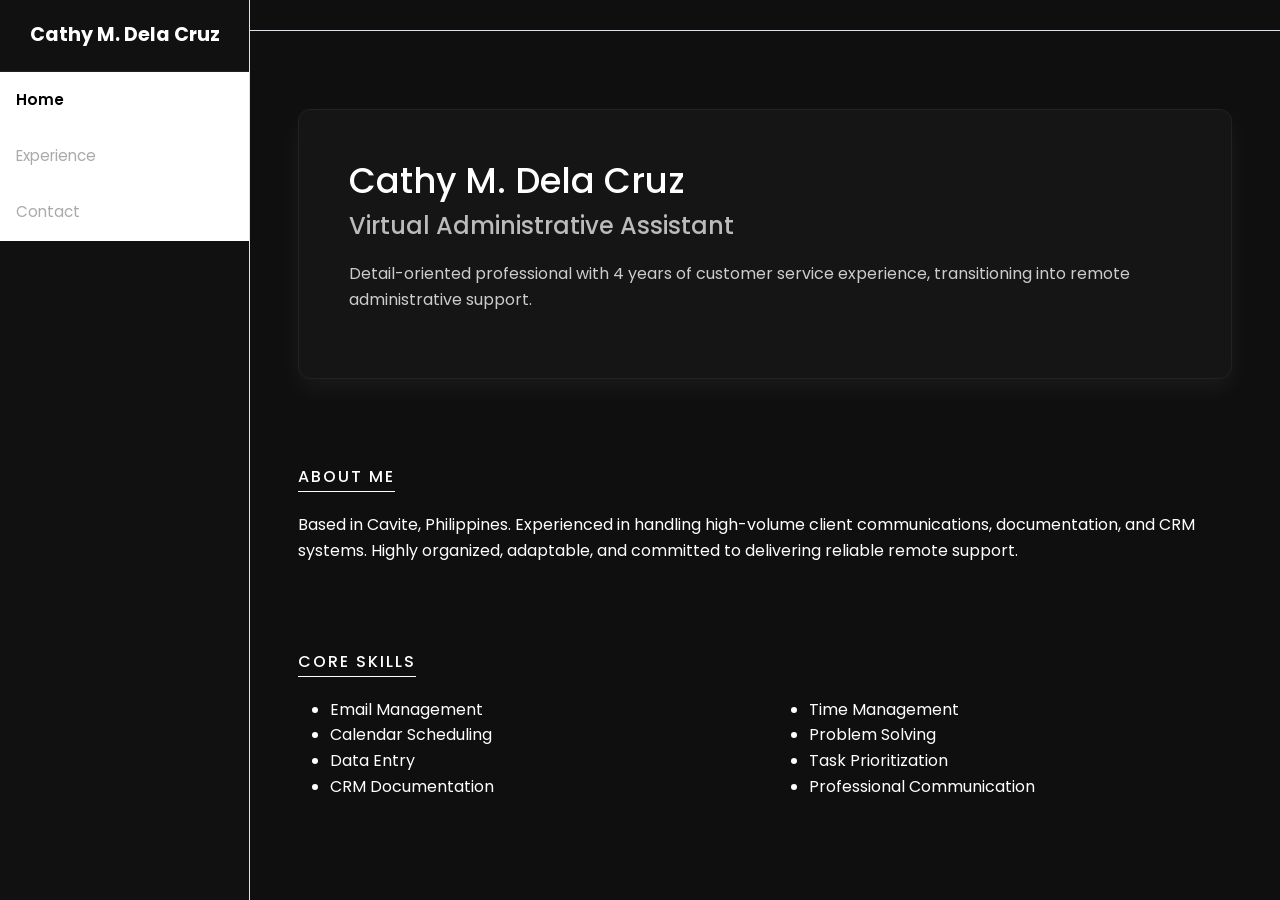
<file: index.html>
<!DOCTYPE html>
<html lang="en">
<head>
    <link href="https://fonts.googleapis.com/css2?family=Poppins:wght@300;400;600&display=swap" rel="stylesheet">
<meta charset="utf-8" />
<meta name="viewport" content="width=device-width, initial-scale=1" />
<title>Cathy M. Dela Cruz | Virtual Administrative Assistant</title>

<link href="https://cdn.jsdelivr.net/npm/bootstrap@5.2.3/dist/css/bootstrap.min.css" rel="stylesheet">
<link href="https://cdn.jsdelivr.net/npm/bootstrap-icons@1.10.5/font/bootstrap-icons.css" rel="stylesheet">
<link href="css/styles.css" rel="stylesheet">
</head>

<body>
    <input type="checkbox" id="menu-toggle" hidden>
<div class="d-flex" id="wrapper">

<!-- Sidebar -->
<div class="border-end" id="sidebar-wrapper">
<div class="sidebar-heading text-center fw-bold">
Cathy M. Dela Cruz
</div>
<div class="list-group list-group-flush">
<a class="list-group-item list-group-item-action p-3 active" href="index.html">Home</a>
<a class="list-group-item list-group-item-action p-3" href="experience.html">Experience</a>
<a class="list-group-item list-group-item-action p-3" href="contact.html">Contact</a>
</div>
</div>

<!-- Page Content -->
<div id="page-content-wrapper">
<nav class="navbar border-bottom">
<div class="container-fluid">
</div>
</nav>

<div class="container-fluid p-5">

<div class="hero-card">
<h1>Cathy M. Dela Cruz</h1>
<h4>Virtual Administrative Assistant</h4>
<p>
Detail-oriented professional with 4 years of customer service experience,
transitioning into remote administrative support.
</p>
</div>

<section class="mt-5">
<h3 class="section-title">About Me</h3>
<p>
Based in Cavite, Philippines. Experienced in handling high-volume client
communications, documentation, and CRM systems. Highly organized,
adaptable, and committed to delivering reliable remote support.
</p>
</section>

<section class="mt-5">
<h3 class="section-title">Core Skills</h3>
<div class="row">
<div class="col-md-6">
<ul>
<li>Email Management</li>
<li>Calendar Scheduling</li>
<li>Data Entry</li>
<li>CRM Documentation</li>
</ul>
</div>
<div class="col-md-6">
<ul>
<li>Time Management</li>
<li>Problem Solving</li>
<li>Task Prioritization</li>
<li>Professional Communication</li>
</ul>
</div>
</div>
</section>

</div>
</div>
</div>
</body>
</html>
</file>
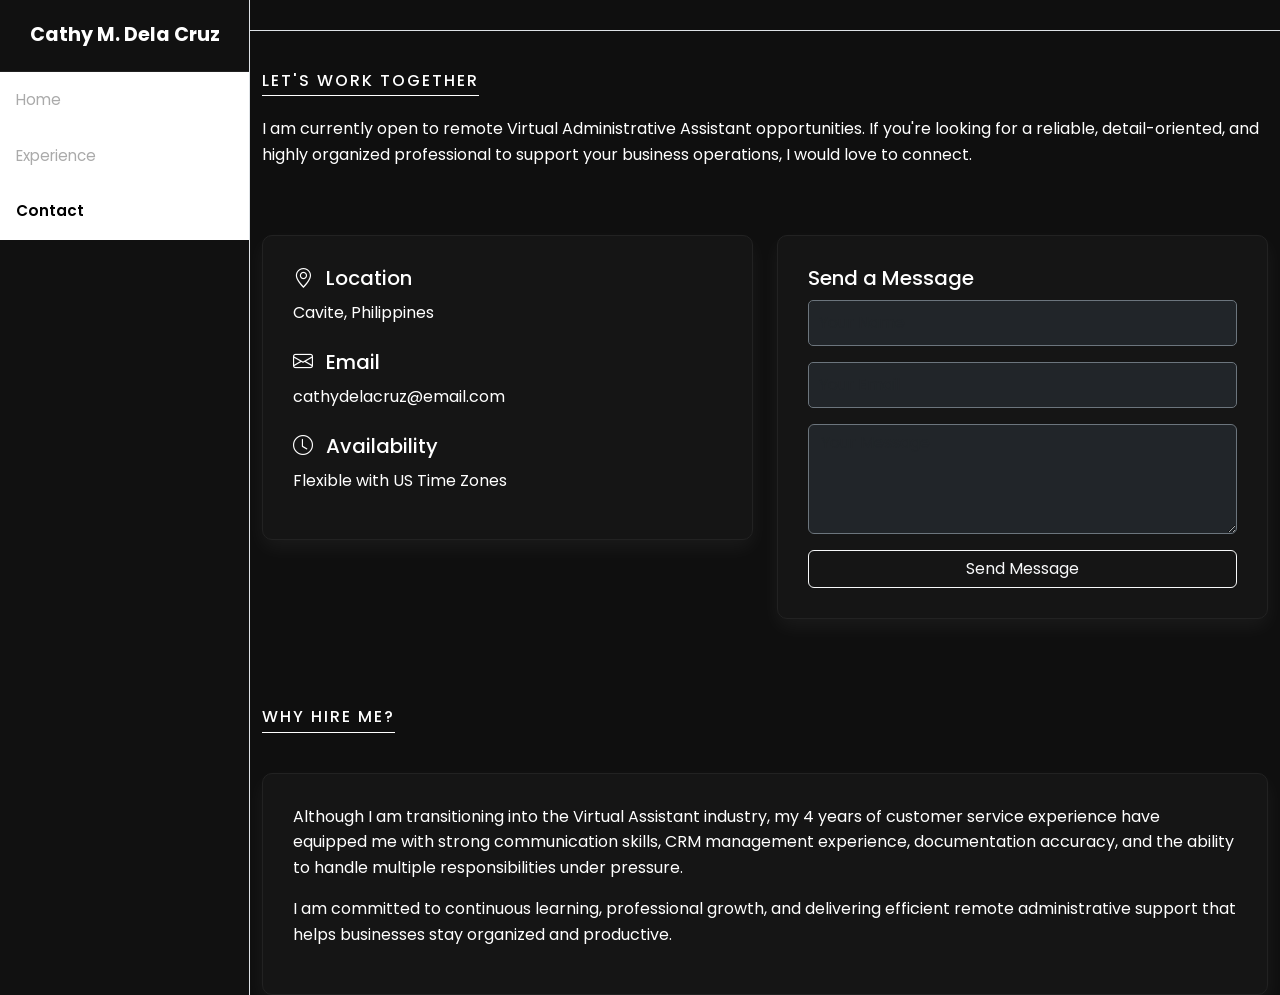
<file: contact.html>
<!DOCTYPE html>
<html lang="en">
<head>
<meta charset="utf-8" />
<meta name="viewport" content="width=device-width, initial-scale=1" />
<title>Contact | Cathy M. Dela Cruz</title>

<link href="https://cdn.jsdelivr.net/npm/bootstrap@5.2.3/dist/css/bootstrap.min.css" rel="stylesheet">
<link href="https://cdn.jsdelivr.net/npm/bootstrap-icons@1.10.5/font/bootstrap-icons.css" rel="stylesheet">
<link href="https://fonts.googleapis.com/css2?family=Poppins:wght@300;400;600&display=swap" rel="stylesheet">
<link href="css/styles.css" rel="stylesheet">
</head>

<body>
    <input type="checkbox" id="menu-toggle" hidden>
<div class="d-flex" id="wrapper">

<!-- Sidebar -->
<div class="border-end" id="sidebar-wrapper">
<div class="sidebar-heading text-center fw-bold">
Cathy M. Dela Cruz
</div>
<div class="list-group list-group-flush">
<a class="list-group-item list-group-item-action p-3" href="index.html">Home</a>
<a class="list-group-item list-group-item-action p-3" href="experience.html">Experience</a>
<a class="list-group-item list-group-item-action p-3 active" href="contact.html">Contact</a>
</div>
</div>

<!-- Page Content -->
<div id="page-content-wrapper">
<nav class="navbar border-bottom">
<div class="container-fluid">
</div>
</nav>

<div class="container-fluid">

<!-- PAGE HEADER -->
<section>
<h2 class="section-title">Let's Work Together</h2>
<p>
I am currently open to remote Virtual Administrative Assistant opportunities.
If you're looking for a reliable, detail-oriented, and highly organized
professional to support your business operations, I would love to connect.
</p>
</section>

<!-- CONTACT CARDS -->
<div class="row mt-5">

<div class="col-md-6">
<div class="card-dark">
<h5><i class="bi bi-geo-alt"></i> Location</h5>
<p>Cavite, Philippines</p>

<h5 class="mt-4"><i class="bi bi-envelope"></i> Email</h5>
<p>cathydelacruz@email.com</p>

<h5 class="mt-4"><i class="bi bi-clock"></i> Availability</h5>
<p>Flexible with US Time Zones</p>
</div>
</div>

<div class="col-md-6">
<div class="card-dark">
<h5>Send a Message</h5>

<form>
<div class="mb-3">
<input type="text" class="form-control bg-dark text-white border-secondary" placeholder="Your Name">
</div>

<div class="mb-3">
<input type="email" class="form-control bg-dark text-white border-secondary" placeholder="Your Email">
</div>

<div class="mb-3">
<textarea class="form-control bg-dark text-white border-secondary" rows="4" placeholder="Your Message"></textarea>
</div>

<button type="submit" class="btn btn-outline-light w-100">
Send Message
</button>
</form>

</div>
</div>

</div>

<!-- WHY HIRE ME SECTION -->
<section class="mt-5">
<h3 class="section-title">Why Hire Me?</h3>
<div class="card-dark">
<p>
Although I am transitioning into the Virtual Assistant industry,
my 4 years of customer service experience have equipped me with
strong communication skills, CRM management experience, documentation
accuracy, and the ability to handle multiple responsibilities under pressure.
</p>

<p>
I am committed to continuous learning, professional growth, and delivering
efficient remote administrative support that helps businesses stay organized
and productive.
</p>
</div>
</section>

</div>
</div>
</div>

</body>
</html>
</file>
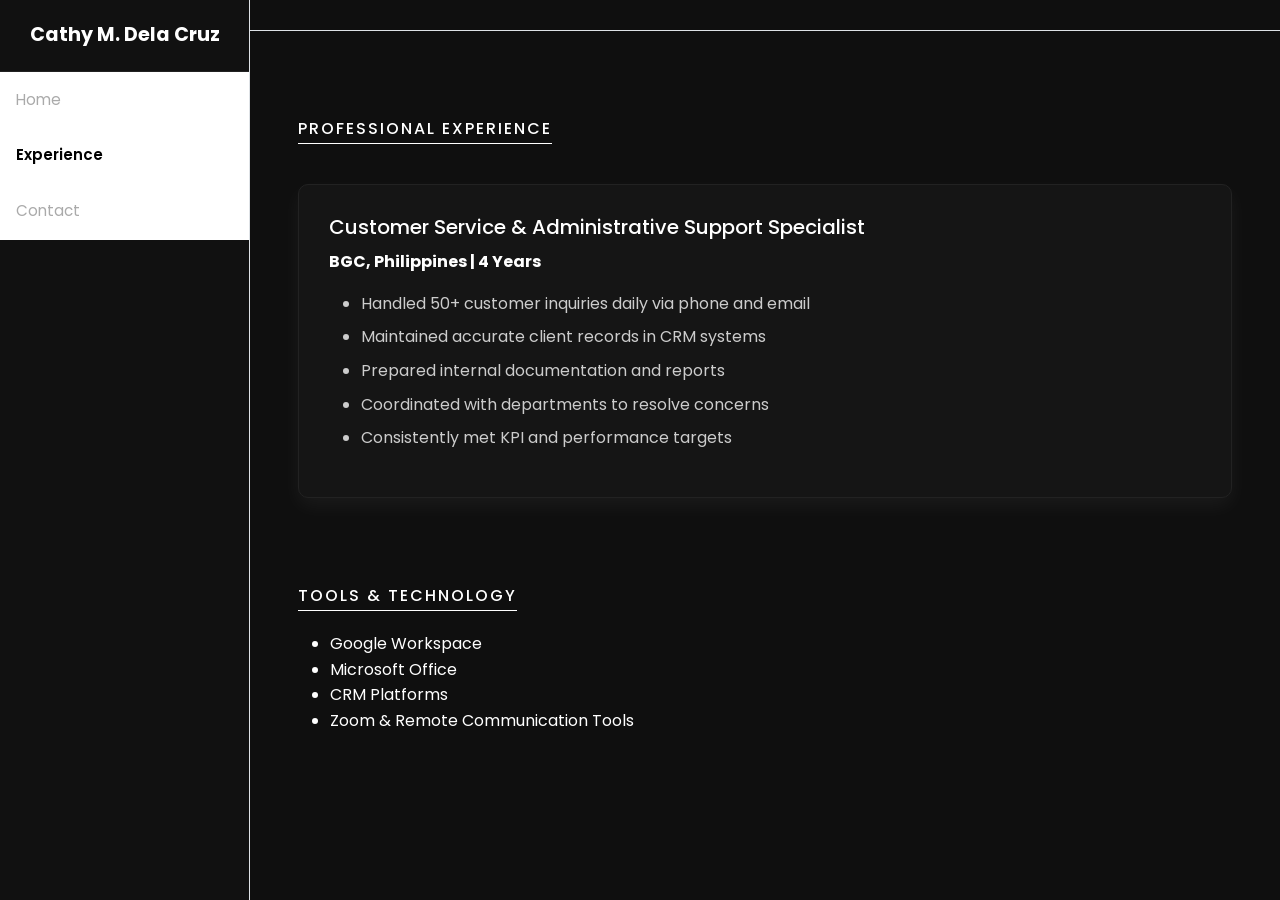
<file: experience.html>
<!DOCTYPE html>
<html lang="en">
<head>
    <link href="https://fonts.googleapis.com/css2?family=Poppins:wght@300;400;600&display=swap" rel="stylesheet">
<meta charset="utf-8" />
<meta name="viewport" content="width=device-width, initial-scale=1" />
<title>Experience | Cathy M. Dela Cruz</title>

<link href="https://cdn.jsdelivr.net/npm/bootstrap@5.2.3/dist/css/bootstrap.min.css" rel="stylesheet">
<link href="css/styles.css" rel="stylesheet">
</head>

<body>
    <input type="checkbox" id="menu-toggle" hidden>
<div class="d-flex" id="wrapper">

<div class="border-end" id="sidebar-wrapper">
<div class="sidebar-heading text-center fw-bold">
Cathy M. Dela Cruz
</div>
<div class="list-group list-group-flush">
<a class="list-group-item list-group-item-action p-3" href="index.html">Home</a>
<a class="list-group-item list-group-item-action p-3 active" href="experience.html">Experience</a>
<a class="list-group-item list-group-item-action p-3" href="contact.html">Contact</a>
</div>
</div>

<div id="page-content-wrapper">
<nav class="navbar border-bottom">
<div class="container-fluid">
</div>
</nav>

<div class="container-fluid p-5">

<h3 class="section-title">Professional Experience</h3>

<div class="card-dark">
<h5>Customer Service & Administrative Support Specialist</h5>
<p><strong>BGC, Philippines | 4 Years</strong></p>
<ul>
<li>Handled 50+ customer inquiries daily via phone and email</li>
<li>Maintained accurate client records in CRM systems</li>
<li>Prepared internal documentation and reports</li>
<li>Coordinated with departments to resolve concerns</li>
<li>Consistently met KPI and performance targets</li>
</ul>
</div>

<section class="mt-5">
<h3 class="section-title">Tools & Technology</h3>
<ul>
<li>Google Workspace</li>
<li>Microsoft Office</li>
<li>CRM Platforms</li>
<li>Zoom & Remote Communication Tools</li>
</ul>
</section>

</div>
</div>
</div>


</body>
</html>
</file>
<file: css/styles.css>
/* ======================================
   GLOBAL
====================================== */
body {
    margin: 0;
    font-family: 'Poppins', sans-serif;
    background-color: #0f0f0f;
    color: #ffffff;
    line-height: 1.6;
}

a {
    text-decoration: none;
    color: inherit;
}

/* ======================================
   WRAPPER & LAYOUT
====================================== */
#wrapper {
    display: flex;
    min-height: 100vh;
    transition: all 0.3s ease;
}

#sidebar-wrapper {
    width: 250px;
    background-color: #111;
    border-right: 1px solid #222;
    transition: margin-left 0.3s ease;
}

body #menu-toggle:checked ~ #wrapper #sidebar-wrapper {
    margin-left: -250px;
}

/* ======================================
   SIDEBAR
====================================== */
.sidebar-heading {
    padding: 20px;
    text-align: center;
    font-weight: 600;
    border-bottom: 1px solid #222;
    font-size: 1.2rem;
}

.list-group-item {
    display: block;
    padding: 15px 20px;
    color: #aaaaaa;
    border: none;
    transition: 0.3s;
    font-size: 0.95rem;
}

.list-group-item:hover,
.list-group-item.active {
    background-color: #ffffff;
    color: #000000;
    font-weight: 600;
}

/* ======================================
   PAGE CONTENT
====================================== */
#page-content-wrapper {
    flex: 1;
}

.navbar {
    display: flex;
    align-items: center;
    padding: 15px 20px;
    background-color: #0f0f0f;
    border-bottom: 1px solid #222;
}

/* CSS-only menu button */
.menu-btn {
    cursor: pointer;
    padding: 8px 16px;
    border: 1px solid #fff;
    color: #fff;
    transition: 0.3s;
    border-radius: 5px;
}

.menu-btn:hover {
    background-color: #fff;
    color: #000;
}

/* ======================================
   HERO CARD (Home Page)
====================================== */
.hero-card {
    background-color: #151515;
    padding: 50px;
    border-radius: 12px;
    border: 1px solid #222;
    box-shadow: 0 10px 25px rgba(255, 255, 255, 0.05);
    margin-top: 30px;
}

.hero-card h1 {
    font-size: 2.2rem;
    margin-bottom: 10px;
}

.hero-card h4 {
    color: #bbbbbb;
    margin-bottom: 20px;
}

.hero-card p {
    color: #cccccc;
}

/* ======================================
   SECTION TITLES
====================================== */
.section-title {
    margin-top: 40px;
    margin-bottom: 20px;
    text-transform: uppercase;
    font-size: 1rem;
    letter-spacing: 2px;
    border-bottom: 1px solid #fff;
    display: inline-block;
    padding-bottom: 5px;
}

/* ======================================
   CARDS (Experience / Contact)
====================================== */
.card-dark {
    background-color: #151515;
    padding: 30px;
    border-radius: 10px;
    border: 1px solid #222;
    margin-top: 20px;
    box-shadow: 0 8px 20px rgba(255, 255, 255, 0.05);
}

.card-dark h5 {
    margin-bottom: 10px;
}

.card-dark ul li {
    margin-bottom: 8px;
    color: #cccccc;
}

/* ======================================
   FORMS (Contact Page)
====================================== */
input[type="text"],
input[type="email"],
textarea {
    background-color: #151515;
    color: #ffffff;
    border: 1px solid #444;
    border-radius: 5px;
    padding: 10px;
    width: 100%;
}

input:focus,
textarea:focus {
    outline: none;
    border-color: #fff;
}

button {
    background-color: transparent;
    border: 1px solid #fff;
    color: #fff;
    padding: 10px 20px;
    width: 100%;
    cursor: pointer;
    font-weight: 600;
    border-radius: 5px;
    transition: 0.3s;
}

button:hover {
    background-color: #fff;
    color: #000;
}

/* ======================================
   ICONS
====================================== */
.bi {
    margin-right: 8px;
    color: #ffffff;
}

/* ======================================
   RESPONSIVE
====================================== */
@media (max-width: 768px) {

    #sidebar-wrapper {
        position: absolute;
        z-index: 1000;
        height: 100%;
        left: 0;
        top: 0;
    }

    #menu-toggle:checked ~ #wrapper #sidebar-wrapper {
        margin-left: -250px;
    }

    .container-fluid {
        padding: 30px;
    }

    .hero-card {
        padding: 30px;
    }

    .hero-card h1 {
        font-size: 1.8rem;
    }
}
</file>
